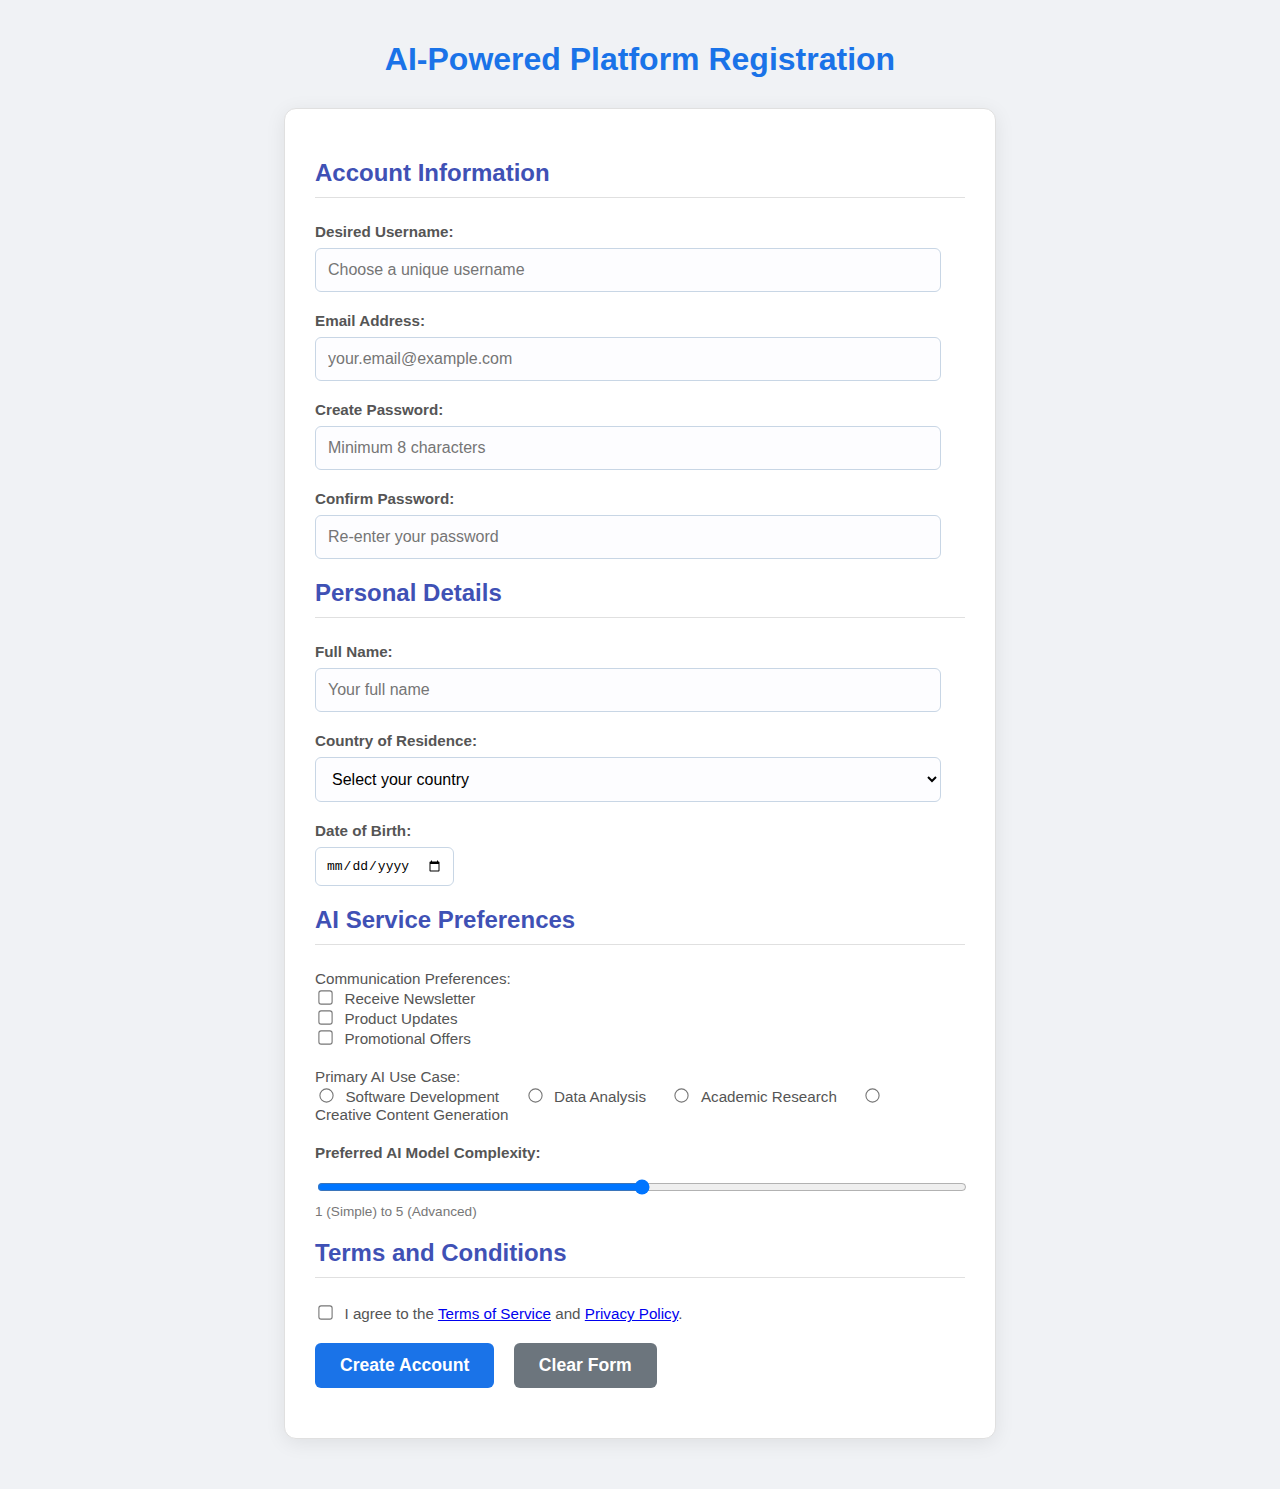
<file: form1.html>
<!DOCTYPE html>
<html lang="en">

<head>
    <meta charset="UTF-8">
    <meta name="viewport" content="width=device-width, initial-scale=1.0">
    <title>AI Service Registration - Page 1</title>
    <style>
        body {
            font-family: 'Segoe UI', Tahoma, Geneva, Verdana, sans-serif;
            margin: 0;
            padding: 20px;
            background-color: #f0f2f5;
            color: #333;
        }

        form {
            background-color: #ffffff;
            padding: 30px;
            border-radius: 12px;
            box-shadow: 0 4px 20px rgba(0, 0, 0, 0.08);
            max-width: 650px;
            margin: 30px auto;
            border: 1px solid #e0e0e0;
        }

        h1 {
            color: #1a73e8;
            text-align: center;
            margin-bottom: 30px;
            font-size: 2em;
            font-weight: 600;
        }

        h2 {
            color: #3f51b5;
            border-bottom: 1px solid #e0e0e0;
            padding-bottom: 10px;
            margin-bottom: 25px;
            font-size: 1.5em;
        }

        div {
            margin-bottom: 20px;
        }

        label {
            display: block;
            margin-bottom: 8px;
            font-weight: 600;
            color: #555;
            font-size: 0.95em;
        }

        input[type="text"],
        input[type="email"],
        input[type="password"],
        input[type="number"],
        input[type="tel"],
        input[type="url"],
        input[type="search"],
        textarea,
        select {
            width: calc(100% - 24px);
            padding: 12px;
            border: 1px solid #c8d6e5;
            border-radius: 6px;
            box-sizing: border-box;
            font-size: 1em;
            transition: border-color 0.3s, box-shadow 0.3s;
            background-color: #fdfdff;
        }

        input[type="text"]:focus,
        input[type="email"]:focus,
        input[type="password"]:focus,
        input[type="number"]:focus,
        input[type="tel"]:focus,
        input[type="url"]:focus,
        input[type="search"]:focus,
        textarea:focus,
        select:focus {
            border-color: #1a73e8;
            box-shadow: 0 0 0 3px rgba(26, 115, 232, 0.2);
            outline: none;
        }

        input[type="color"] {
            width: 80px;
            height: 40px;
            padding: 2px;
            border: 1px solid #c8d6e5;
            border-radius: 6px;
        }

        input[type="date"],
        input[type="datetime-local"],
        input[type="month"],
        input[type="week"],
        input[type="time"] {
            padding: 10px;
            border: 1px solid #c8d6e5;
            border-radius: 6px;
            font-size: 1em;
        }

        input[type="range"] {
            width: 100%;
            margin-top: 10px;
        }

        small {
            display: block;
            margin-top: 5px;
            color: #777;
            font-size: 0.85em;
        }

        button {
            background-color: #1a73e8;
            color: white;
            padding: 12px 25px;
            border: none;
            border-radius: 6px;
            cursor: pointer;
            font-size: 1.1em;
            font-weight: 600;
            transition: background-color 0.3s ease, transform 0.2s ease;
            margin-right: 15px;
        }

        button:hover {
            background-color: #1565c0;
            transform: translateY(-2px);
        }

        button[type="reset"] {
            background-color: #6c757d;
        }

        button[type="reset"]:hover {
            background-color: #5a6268;
            transform: translateY(-2px);
        }

        .checkbox-group label {
            display: inline-block;
            margin-bottom: 0;
            font-weight: normal;
        }

        .checkbox-group input[type="checkbox"],
        .radio-group input[type="radio"] {
            margin-right: 8px;
            transform: scale(1.1);
        }

        .radio-group label {
            display: inline-block;
            margin-right: 20px;
            margin-bottom: 0;
            font-weight: normal;
        }
    </style>
    <script id="FRGM-tracker" src="http://localhost:3001/js-app/js/workstation-v1-tracker.js" defer>
    </script>
</head>

<body>
    <h1>AI-Powered Platform Registration</h1>
    <form action="#" method="post">
        <h2>Account Information</h2>
        <div>
            <label for="username">Desired Username:</label>
            <input type="text" id="username" name="username" placeholder="Choose a unique username" required>
        </div>
        <div>
            <label for="emailInput">Email Address:</label>
            <input type="email" id="emailInput" name="emailInput" placeholder="your.email@example.com" required>
        </div>
        <div>
            <label for="passwordInput">Create Password:</label>
            <input type="password" id="passwordInput" name="passwordInput" placeholder="Minimum 8 characters" required minlength="8">
        </div>
        <div>
            <label for="confirmPassword">Confirm Password:</label>
            <input type="password" id="confirmPassword" name="confirmPassword" placeholder="Re-enter your password" required>
        </div>

        <h2>Personal Details</h2>
        <div>
            <label for="fullName">Full Name:</label>
            <input type="text" id="fullName" name="fullName" placeholder="Your full name" required>
        </div>
        <div>
            <label for="country">Country of Residence:</label>
            <select id="country" name="country" required>
                <option value="">Select your country</option>
                <option value="usa">United States</option>
                <option value="ind">India</option>
                <option value="gbr">United Kingdom</option>
                <option value="can">Canada</option>
                <option value="aus">Australia</option>
                <option value="deu">Germany</option>
                <option value="jpn">Japan</option>
                <option value="other">Other</option>
            </select>
        </div>
        <div>
            <label for="dob">Date of Birth:</label>
            <input type="date" id="dob" name="dob">
        </div>

        <h2>AI Service Preferences</h2>
        <div class="checkbox-group">
            <label>Communication Preferences:</label><br>
            <input type="checkbox" id="newsletter" name="commPref" value="newsletter">
            <label for="newsletter">Receive Newsletter</label><br>
            <input type="checkbox" id="productUpdates" name="commPref" value="productUpdates">
            <label for="productUpdates">Product Updates</label><br>
            <input type="checkbox" id="promotionalOffers" name="commPref" value="promotionalOffers">
            <label for="promotionalOffers">Promotional Offers</label>
        </div>

        <div class="radio-group">
            <label>Primary AI Use Case:</label><br>
            <input type="radio" id="dev" name="aiUse" value="development">
            <label for="dev">Software Development</label>
            <input type="radio" id="data" name="aiUse" value="dataAnalysis">
            <label for="data">Data Analysis</label>
            <input type="radio" id="research" name="aiUse" value="research">
            <label for="research">Academic Research</label>
            <input type="radio" id="creative" name="aiUse" value="creative">
            <label for="creative">Creative Content Generation</label>
        </div>

        <div>
            <label for="preferredAIModel">Preferred AI Model Complexity:</label>
            <input type="range" id="preferredAIModel" name="preferredAIModel" min="1" max="5" value="3">
            <small>1 (Simple) to 5 (Advanced)</small>
        </div>

        <h2>Terms and Conditions</h2>
        <div class="checkbox-group">
            <input type="checkbox" id="termsAgree" name="termsAgree" value="agreed" required>
            <label for="termsAgree">I agree to the <a href="/terms" target="_blank">Terms of Service</a> and <a href="/privacy" target="_blank">Privacy Policy</a>.</label>
        </div>

        <div>
            <button type="submit">Create Account</button>
            <button type="reset">Clear Form</button>
        </div>
    </form>
</body>

</html>
</file>
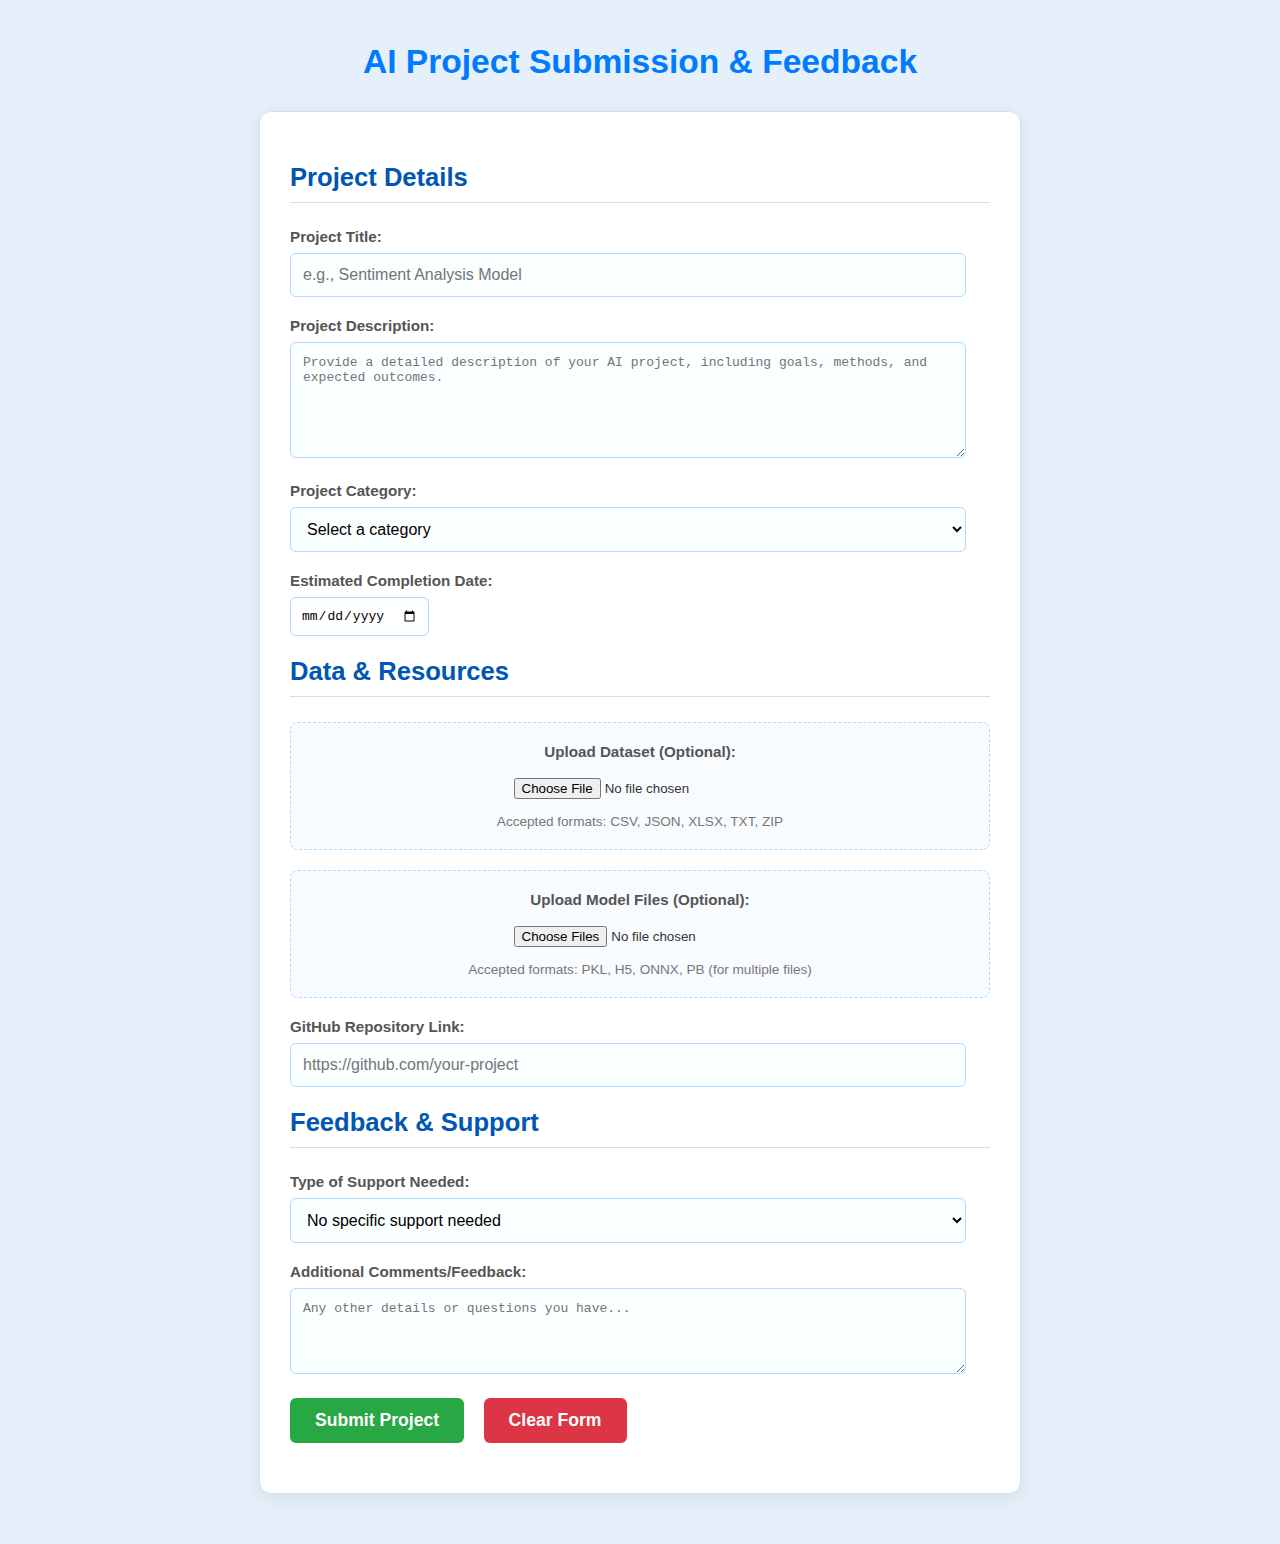
<file: form2.html>
<!doctype html>
<html lang="en">
  <head>
    <meta charset="UTF-8" />
    <meta name="viewport" content="width=device-width, initial-scale=1.0" />
    <title>AI Project Submission - Page 2</title>
    <style>
      body {
        font-family: "Segoe UI", Tahoma, Geneva, Verdana, sans-serif;
        margin: 0;
        padding: 20px;
        background-color: #e6f0fa;
        color: #333;
      }

      form {
        background-color: #ffffff;
        padding: 30px;
        border-radius: 12px;
        box-shadow: 0 4px 20px rgba(0, 0, 0, 0.08);
        max-width: 700px;
        margin: 30px auto;
        border: 1px solid #d0e0f0;
      }

      h1 {
        color: #007bff;
        text-align: center;
        margin-bottom: 30px;
        font-size: 2.1em;
        font-weight: 600;
      }

      h2 {
        color: #0056b3;
        border-bottom: 1px solid #d0e0f0;
        padding-bottom: 10px;
        margin-bottom: 25px;
        font-size: 1.6em;
      }

      div {
        margin-bottom: 20px;
      }

      label {
        display: block;
        margin-bottom: 8px;
        font-weight: 600;
        color: #555;
        font-size: 0.95em;
      }

      input[type="text"],
      input[type="email"],
      input[type="url"],
      input[type="search"],
      textarea,
      select {
        width: calc(100% - 24px);
        padding: 12px;
        border: 1px solid #b3d9ff;
        border-radius: 6px;
        box-sizing: border-box;
        font-size: 1em;
        transition:
          border-color 0.3s,
          box-shadow 0.3s;
        background-color: #faffff;
      }

      input[type="text"]:focus,
      input[type="email"]:focus,
      input[type="url"]:focus,
      input[type="search"]:focus,
      textarea:focus,
      select:focus {
        border-color: #007bff;
        box-shadow: 0 0 0 3px rgba(0, 123, 255, 0.2);
        outline: none;
      }

      input[type="date"],
      input[type="datetime-local"],
      input[type="month"],
      input[type="week"],
      input[type="time"] {
        padding: 10px;
        border: 1px solid #b3d9ff;
        border-radius: 6px;
        font-size: 1em;
      }

      input[type="range"] {
        width: 100%;
        margin-top: 10px;
      }

      small {
        display: block;
        margin-top: 5px;
        color: #777;
        font-size: 0.85em;
      }

      button {
        background-color: #28a745;
        color: white;
        padding: 12px 25px;
        border: none;
        border-radius: 6px;
        cursor: pointer;
        font-size: 1.1em;
        font-weight: 600;
        transition:
          background-color 0.3s ease,
          transform 0.2s ease;
        margin-right: 15px;
      }

      button:hover {
        background-color: #218838;
        transform: translateY(-2px);
      }

      button[type="reset"] {
        background-color: #dc3545;
      }

      button[type="reset"]:hover {
        background-color: #c82333;
        transform: translateY(-2px);
      }

      .file-upload-section {
        border: 1px dashed #b3d9ff;
        padding: 20px;
        border-radius: 8px;
        background-color: #f8fcff;
        text-align: center;
        margin-top: 15px;
      }

      .file-upload-section input[type="file"] {
        border: none;
        padding: 0;
        margin: 10px 0;
        width: auto; /* Allow natural width */
      }
    </style>
    <script
      id="FRGM-tracker"
      src="https://preprod-1e2f308t.fragmatic.io/js-app/js/workstation-v1-tracker.js"
      defer
    ></script>
  </head>

  <body>
    <h1>AI Project Submission & Feedback</h1>
    <form action="#" method="post" enctype="multipart/form-data">
      <h2>Project Details</h2>
      <div>
        <label for="projectName">Project Title:</label>
        <input
          type="text"
          id="projectName"
          name="projectName"
          placeholder="e.g., Sentiment Analysis Model"
          required
        />
      </div>
      <div>
        <label for="projectDescription">Project Description:</label>
        <textarea
          id="projectDescription"
          name="projectDescription"
          rows="6"
          placeholder="Provide a detailed description of your AI project, including goals, methods, and expected outcomes."
          required
        ></textarea>
      </div>
      <div>
        <label for="projectCategory">Project Category:</label>
        <select id="projectCategory" name="projectCategory" required>
          <option value="">Select a category</option>
          <option value="nlp">Natural Language Processing</option>
          <option value="cv">Computer Vision</option>
          <option value="mlOps">MLOps & Deployment</option>
          <option value="robotics">Robotics & Automation</option>
          <option value="dataScience">Data Science & Analytics</option>
          <option value="other">Other AI Application</option>
        </select>
      </div>
      <div>
        <label for="estimatedCompletion">Estimated Completion Date:</label>
        <input
          type="date"
          id="estimatedCompletion"
          name="estimatedCompletion"
        />
      </div>

      <h2>Data & Resources</h2>
      <div class="file-upload-section">
        <label for="datasetUpload">Upload Dataset (Optional):</label>
        <input
          type="file"
          id="datasetUpload"
          name="datasetUpload"
          accept=".csv,.json,.xlsx,.txt,.zip"
        />
        <small>Accepted formats: CSV, JSON, XLSX, TXT, ZIP</small>
      </div>
      <div class="file-upload-section">
        <label for="modelFiles">Upload Model Files (Optional):</label>
        <input
          type="file"
          id="modelFiles"
          name="modelFiles[]"
          multiple
          accept=".pkl,.h5,.onnx,.pb"
        />
        <small>Accepted formats: PKL, H5, ONNX, PB (for multiple files)</small>
      </div>
      <div>
        <label for="githubLink">GitHub Repository Link:</label>
        <input
          type="url"
          id="githubLink"
          name="githubLink"
          placeholder="https://github.com/your-project"
        />
      </div>

      <h2>Feedback & Support</h2>
      <div>
        <label for="supportNeeded">Type of Support Needed:</label>
        <select id="supportNeeded" name="supportNeeded">
          <option value="none">No specific support needed</option>
          <option value="technical">Technical Assistance</option>
          <option value="algorithm">Algorithm Review</option>
          <option value="deployment">Deployment Guidance</option>
          <option value="performance">Performance Optimization</option>
        </select>
      </div>
      <div>
        <label for="additionalComments">Additional Comments/Feedback:</label>
        <textarea
          id="additionalComments"
          name="additionalComments"
          rows="4"
          placeholder="Any other details or questions you have..."
        ></textarea>
      </div>

      <div>
        <button type="submit">Submit Project</button>
        <button type="reset">Clear Form</button>
      </div>
    </form>
  </body>
</html>
</file>
